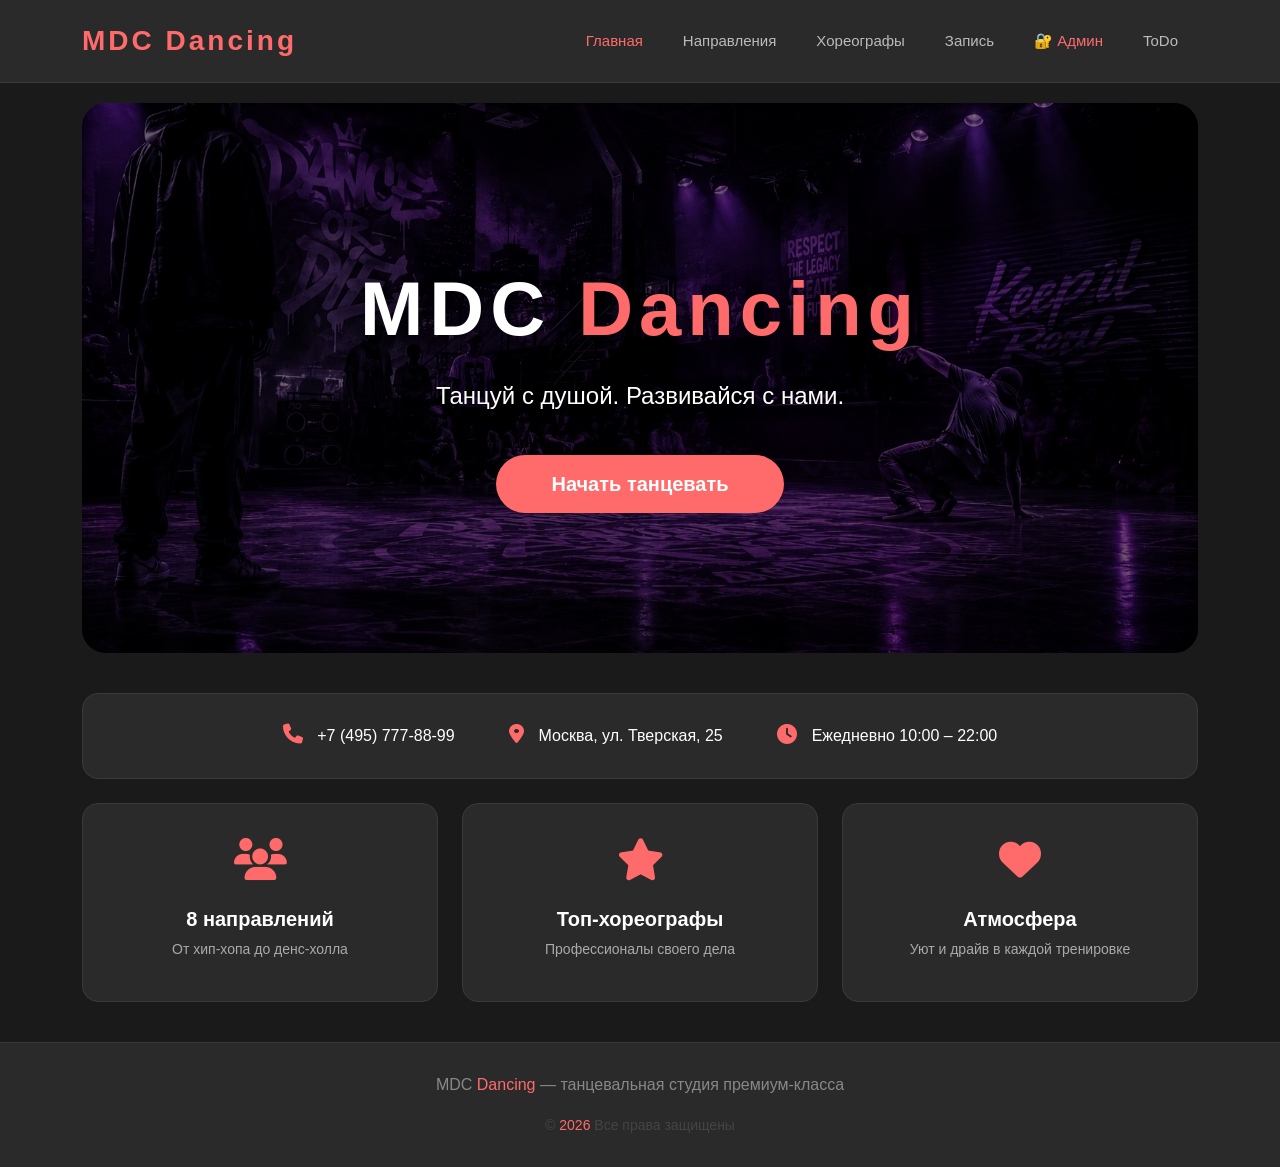
<file: index.html>
<!DOCTYPE html>
<html lang="ru">
<head>
    <meta charset="UTF-8">
    <meta name="viewport" content="width=device-width, initial-scale=1.0">
    <title>MDC Dancing - Главная</title>
    <link rel="manifest" href="manifest.json">
    <link href="https://cdn.jsdelivr.net/npm/bootstrap@5.3.0/dist/css/bootstrap.min.css" rel="stylesheet">
    <link rel="stylesheet" href="https://cdnjs.cloudflare.com/ajax/libs/font-awesome/6.4.0/css/all.min.css">
    <link rel="stylesheet" href="css/style.css">
</head>
<body>

    <nav class="navbar navbar-expand-lg">
        <div class="container">
            <a class="navbar-brand" href="index.html">MDC <span>Dancing</span></a>
            <button class="navbar-toggler" type="button" data-bs-toggle="collapse" data-bs-target="#navMenu">
                <span class="navbar-toggler-icon"></span>
            </button>
            <div class="collapse navbar-collapse" id="navMenu">
                <ul class="navbar-nav ms-auto">
                    <li class="nav-item"><a class="nav-link active" href="index.html">Главная</a></li>
                    <li class="nav-item"><a class="nav-link" href="styles.html">Направления</a></li>
                    <li class="nav-item"><a class="nav-link" href="choreographers.html">Хореографы</a></li>
                    <li class="nav-item"><a class="nav-link" href="booking.html">Запись</a></li>
                    <li class="nav-item"><a class="nav-link" href="php/admin.php" style="color: #ff6b6b !important;">🔐 Админ</a></li>
                    <li class="nav-item"><a class="nav-link" href="todo.html">ToDo</a></li>
                </ul>
            </div>
        </div>
    </nav>

    <div class="container">

        <div class="hero">
            <h1>MDC <span>Dancing</span></h1>
            <p>Танцуй с душой. Развивайся с нами.</p>
            <a href="styles.html" class="btn-start">Начать танцевать</a>
        </div>
        
        <!-- Контакты на главной -->
        <div class="contacts-block">
            <div class="contact-item">
                <i class="fas fa-phone"></i>
                <span>+7 (495) 777-88-99</span>
            </div>
            <div class="contact-item">
                <i class="fas fa-map-marker-alt"></i>
                <span>Москва, ул. Тверская, 25</span>
            </div>
            <div class="contact-item">
                <i class="fas fa-clock"></i>
                <span>Ежедневно 10:00 – 22:00</span>
            </div>
        </div>
        
        <div class="row mt-4">
            <div class="col-md-4">
                <div class="style-card">
                    <div class="icon"><i class="fas fa-users"></i></div>
                    <h5>8 направлений</h5>
                    <p>От хип-хопа до денс-холла</p>
                    <div class="hover-line"></div>
                </div>
            </div>
            <div class="col-md-4">
                <div class="style-card">
                    <div class="icon"><i class="fas fa-star"></i></div>
                    <h5>Топ-хореографы</h5>
                    <p>Профессионалы своего дела</p>
                    <div class="hover-line"></div>
                </div>
            </div>
            <div class="col-md-4">
                <div class="style-card">
                    <div class="icon"><i class="fas fa-heart"></i></div>
                    <h5>Атмосфера</h5>
                    <p>Уют и драйв в каждой тренировке</p>
                    <div class="hover-line"></div>
                </div>
            </div>
        </div>

    </div>

    <footer>
        <div class="container">
            <p>MDC <span>Dancing</span> — танцевальная студия премиум-класса</p>
            <small style="color: #444;">© <span id="currentYear"></span> Все права защищены</small>
        </div>
    </footer>

    <script src="https://cdn.jsdelivr.net/npm/bootstrap@5.3.0/dist/js/bootstrap.bundle.min.js"></script>
    <script src="js/main.js"></script>
    <script>
    if ('serviceWorker' in navigator) {
        navigator.serviceWorker.register('sw.js')
            .then(() => console.log('✅ Service Worker зарегистрирован успешно!'))
            .catch(() => console.log('❌ Ошибка регистрации Service Worker'));
    }
    </script>
</body>
</html>
</file>
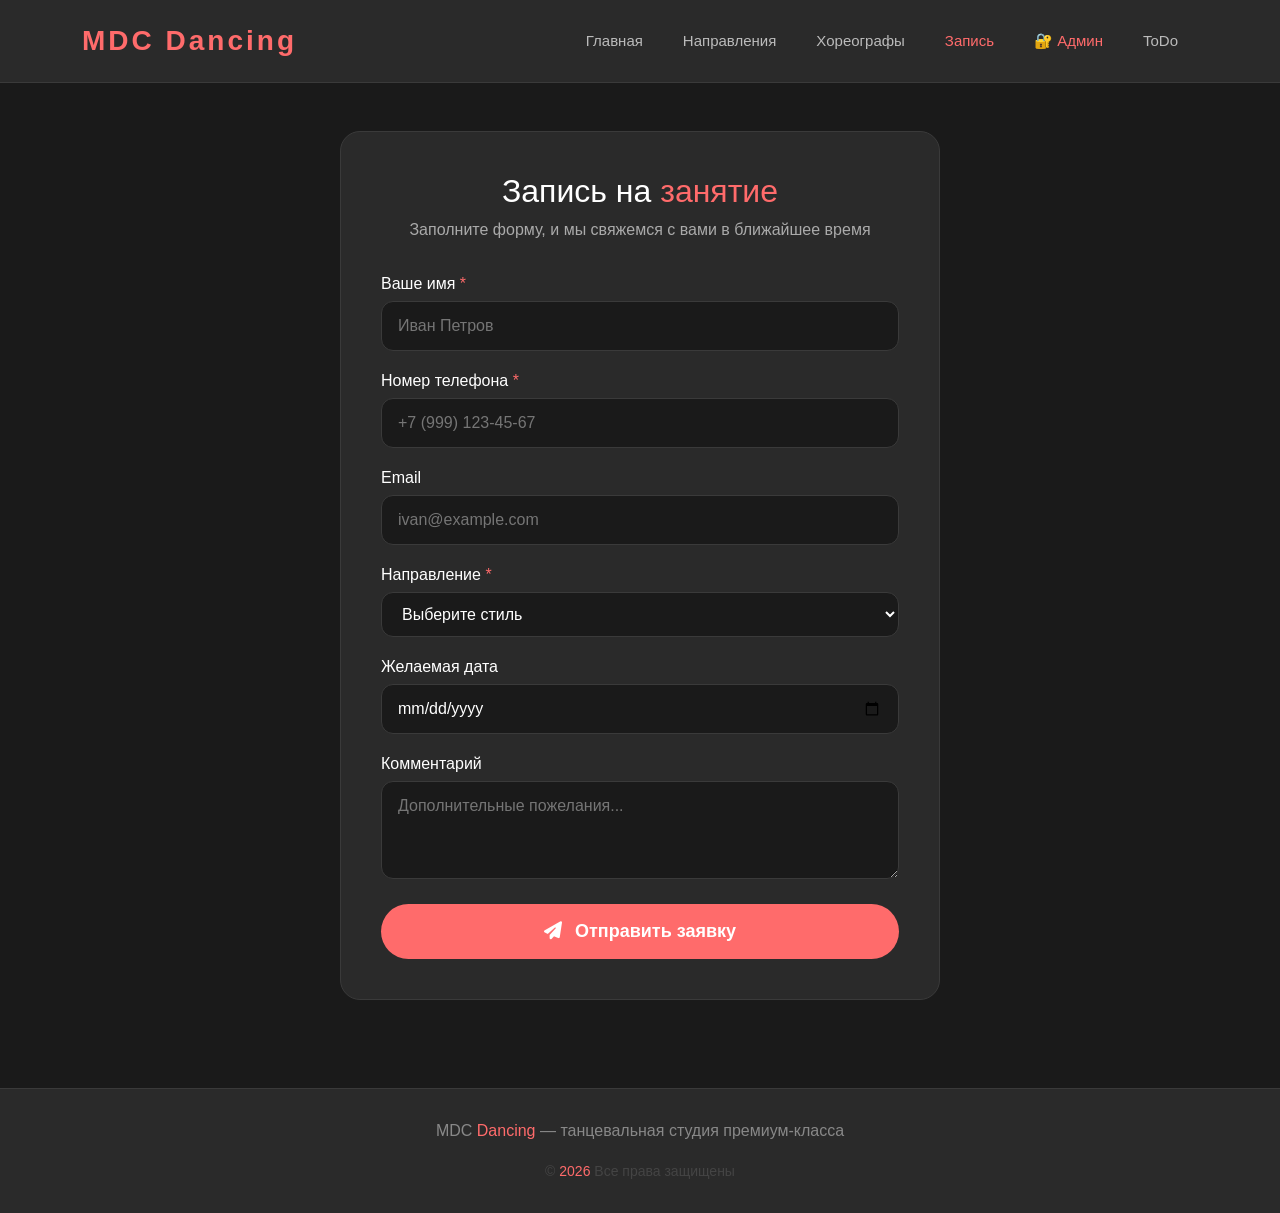
<file: booking.html>
<!DOCTYPE html>
<html lang="ru">
<head>
    <meta charset="UTF-8">
    <meta name="viewport" content="width=device-width, initial-scale=1.0">
    <title>MDC Dancing - Запись</title>
    <link rel="manifest" href="/manifest.json">
    <link href="https://cdn.jsdelivr.net/npm/bootstrap@5.3.0/dist/css/bootstrap.min.css" rel="stylesheet">
    <link rel="stylesheet" href="https://cdnjs.cloudflare.com/ajax/libs/font-awesome/6.4.0/css/all.min.css">
    <link rel="stylesheet" href="css/style.css">
    <style>
        .booking-form {
            background: #2a2a2a;
            border: 1px solid #3a3a3a;
            border-radius: 20px;
            padding: 40px;
            max-width: 600px;
            margin: 0 auto;
        }
        .booking-form label {
            color: #ffffff;
            font-weight: 500;
            margin-bottom: 5px;
        }
        .booking-form input,
        .booking-form select,
        .booking-form textarea {
            background: #1a1a1a;
            border: 1px solid #3a3a3a;
            color: #ffffff;
            border-radius: 12px;
            padding: 12px 16px;
            width: 100%;
            margin-bottom: 18px;
            transition: 0.3s;
        }
        .booking-form input:focus,
        .booking-form select:focus,
        .booking-form textarea:focus {
            border-color: #ff6b6b;
            outline: none;
            box-shadow: 0 0 0 3px rgba(255, 107, 107, 0.2);
        }
        .btn-submit {
            background: #ff6b6b;
            color: #fff;
            border: none;
            padding: 14px 40px;
            border-radius: 50px;
            font-weight: 600;
            font-size: 18px;
            transition: 0.3s;
            width: 100%;
        }
        .btn-submit:hover {
            background: #ff5252;
            transform: scale(1.02);
            color: #fff;
        }
        .btn-submit:disabled {
            opacity: 0.7;
            cursor: not-allowed;
        }
        .form-title {
            text-align: center;
            margin-bottom: 30px;
        }
        .form-title h2 {
            color: #ffffff;
        }
        .form-title p {
            color: #aaaaaa;
        }
        .alert-message {
            border-radius: 12px;
            padding: 15px;
            margin-top: 20px;
            display: none;
            text-align: center;
        }
        .alert-success {
            background: #1a3a1a;
            color: #8f8;
            border: 1px solid #2a5a2a;
        }
        .alert-error {
            background: #3a1a1a;
            color: #f88;
            border: 1px solid #5a2a2a;
        }
    </style>
</head>
<body>

    <nav class="navbar navbar-expand-lg">
        <div class="container">
            <a class="navbar-brand" href="index.html">MDC <span>Dancing</span></a>
            <button class="navbar-toggler" type="button" data-bs-toggle="collapse" data-bs-target="#navMenu">
                <span class="navbar-toggler-icon"></span>
            </button>
            <div class="collapse navbar-collapse" id="navMenu">
                <ul class="navbar-nav ms-auto">
                    <li class="nav-item"><a class="nav-link" href="index.html">Главная</a></li>
                    <li class="nav-item"><a class="nav-link" href="styles.html">Направления</a></li>
                    <li class="nav-item"><a class="nav-link" href="choreographers.html">Хореографы</a></li>
                    <li class="nav-item"><a class="nav-link active" href="booking.html">Запись</a></li>
                    <li class="nav-item"><a class="nav-link" href="php/admin.php" style="color: #ff6b6b !important;">🔐 Админ</a></li>
                    <li class="nav-item"><a class="nav-link" href="todo.html">ToDo</a></li>
                </ul>
            </div>
        </div>
    </nav>

    <div class="container py-5">
        <div class="booking-form">
            <div class="form-title">
                <h2>Запись на <span style="color: #ff6b6b;">занятие</span></h2>
                <p>Заполните форму, и мы свяжемся с вами в ближайшее время</p>
            </div>

            <div id="alertMessage" class="alert-message"></div>

            <form id="bookingForm" action="php/save_booking.php" method="POST">
                
                <label for="name">Ваше имя <span style="color: #ff6b6b;">*</span></label>
                <input type="text" id="name" name="name" placeholder="Иван Петров" required>

                <label for="phone">Номер телефона <span style="color: #ff6b6b;">*</span></label>
                <input type="tel" id="phone" name="phone" placeholder="+7 (999) 123-45-67" required>

                <label for="email">Email</label>
                <input type="email" id="email" name="email" placeholder="ivan@example.com">

                <label for="style">Направление <span style="color: #ff6b6b;">*</span></label>
                <select id="style" name="style" required>
                    <option value="">Выберите стиль</option>
                    <option value="Хип-Хоп">Хип-Хоп</option>
                    <option value="Хай Хилс">Хай Хилс</option>
                    <option value="Стретчинг">Стретчинг</option>
                    <option value="Фрейм Ап">Фрейм Ап</option>
                    <option value="Вог">Вог</option>
                    <option value="Афро">Афро</option>
                    <option value="Джаз Фанк">Джаз Фанк</option>
                    <option value="Денс-Холл">Денс-Холл</option>
                </select>

                <label for="date">Желаемая дата</label>
                <input type="date" id="date" name="date">

                <label for="message">Комментарий</label>
                <textarea id="message" name="message" rows="3" placeholder="Дополнительные пожелания..."></textarea>

                <button type="submit" class="btn-submit" id="submitBtn">
                    <i class="fas fa-paper-plane me-2"></i> Отправить заявку
                </button>
            </form>
        </div>
    </div>

    <footer>
        <div class="container">
            <p>MDC <span>Dancing</span> — танцевальная студия премиум-класса</p>
            <small style="color: #444;">© <span id="currentYear"></span> Все права защищены</small>
        </div>
    </footer>

    <script src="https://cdn.jsdelivr.net/npm/bootstrap@5.3.0/dist/js/bootstrap.bundle.min.js"></script>
    <script src="js/main.js"></script>
    <script>
        document.getElementById('currentYear').textContent = new Date().getFullYear();

        document.getElementById('bookingForm').addEventListener('submit', async function(e) {
            e.preventDefault();
            
            const form = this;
            const submitBtn = document.getElementById('submitBtn');
            const alertEl = document.getElementById('alertMessage');
            
            submitBtn.disabled = true;
            submitBtn.innerHTML = '<i class="fas fa-spinner fa-spin me-2"></i> Отправка...';
            
            alertEl.style.display = 'none';
            alertEl.className = 'alert-message';
            
            const formData = new FormData(form);
            
            try {
                const response = await fetch('php/save_booking.php', {
                    method: 'POST',
                    body: formData
                });
                
                const result = await response.json();
                
                alertEl.style.display = 'block';
                
                if (result.success) {
                    alertEl.className = 'alert-message alert-success';
                    alertEl.innerHTML = `<i class="fas fa-check-circle me-2"></i> ${result.message}`;
                    form.reset();
                } else {
                    alertEl.className = 'alert-message alert-error';
                    alertEl.innerHTML = `<i class="fas fa-exclamation-circle me-2"></i> ${result.message}`;
                }
                
            } catch (error) {
                alertEl.style.display = 'block';
                alertEl.className = 'alert-message alert-error';
                alertEl.innerHTML = `<i class="fas fa-exclamation-circle me-2"></i> Ошибка соединения с сервером. Попробуйте позже.`;
                console.error('Ошибка:', error);
            }
            
            submitBtn.disabled = false;
            submitBtn.innerHTML = '<i class="fas fa-paper-plane me-2"></i> Отправить заявку';
        });
    </script>
    <script>
    if ('serviceWorker' in navigator) {
        navigator.serviceWorker.register('sw.js')
            .then(() => console.log('✅ Service Worker зарегистрирован успешно!'))
            .catch(() => console.log('❌ Ошибка регистрации Service Worker'));
    }
    </script>
</body>
</html>
</file>
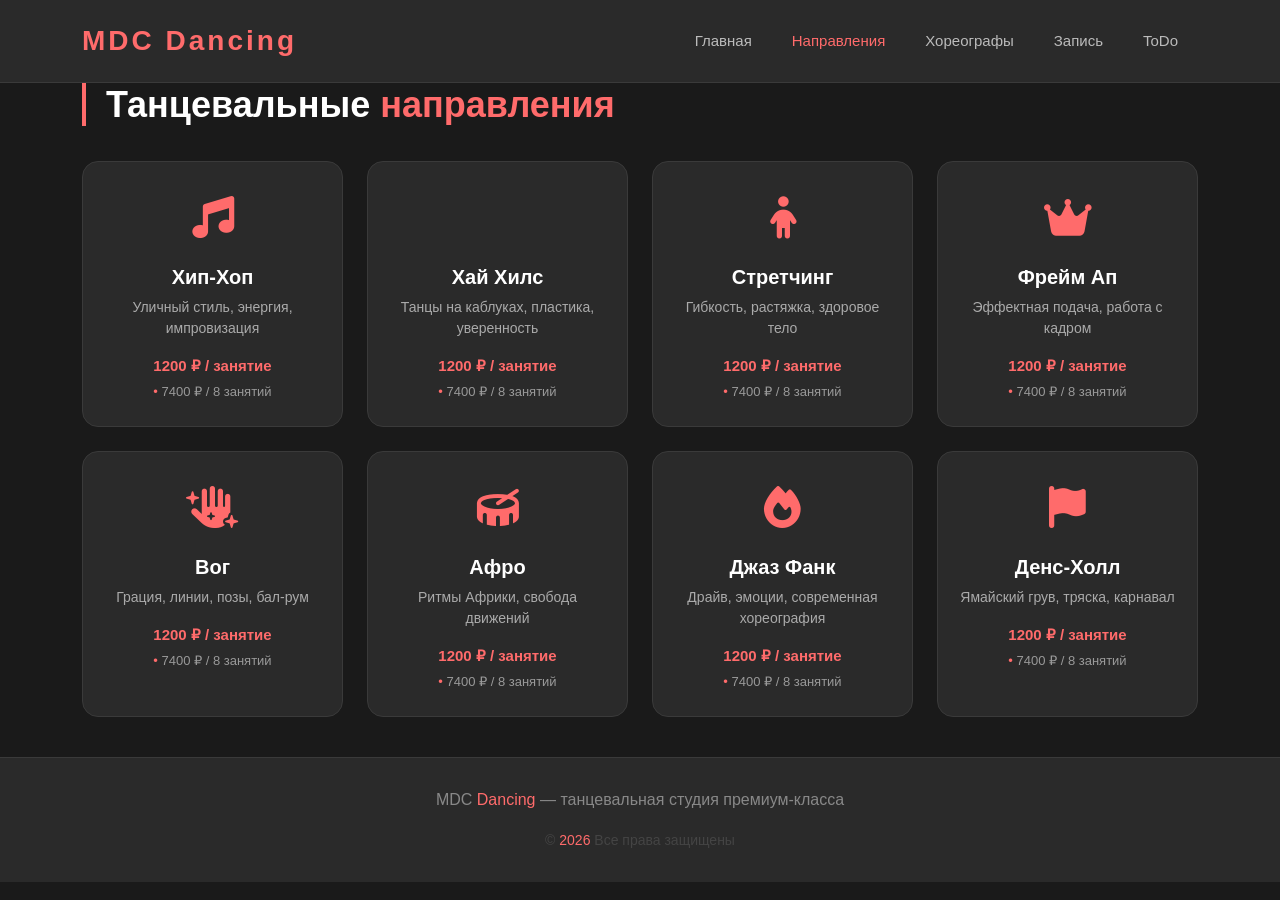
<file: styles.html>
<!DOCTYPE html>
<html lang="ru">
<head>
    <meta charset="UTF-8">
    <meta name="viewport" content="width=device-width, initial-scale=1.0">
    <title>MDC Dancing - Направления</title>
    <link rel="manifest" href="/manifest.json">
    <link href="https://cdn.jsdelivr.net/npm/bootstrap@5.3.0/dist/css/bootstrap.min.css" rel="stylesheet">
    <link rel="stylesheet" href="https://cdnjs.cloudflare.com/ajax/libs/font-awesome/6.4.0/css/all.min.css">
    <link rel="stylesheet" href="css/style.css">
</head>
<body>

    <nav class="navbar navbar-expand-lg">
        <div class="container">
            <a class="navbar-brand" href="index.html">MDC <span>Dancing</span></a>
            <button class="navbar-toggler" type="button" data-bs-toggle="collapse" data-bs-target="#navMenu">
                <span class="navbar-toggler-icon"></span>
            </button>
            <div class="collapse navbar-collapse" id="navMenu">
                <ul class="navbar-nav ms-auto">
                    <li class="nav-item"><a class="nav-link" href="index.html">Главная</a></li>
                    <li class="nav-item"><a class="nav-link active" href="styles.html">Направления</a></li>
                    <li class="nav-item"><a class="nav-link" href="choreographers.html">Хореографы</a></li>
                    <li class="nav-item"><a class="nav-link" href="booking.html">Запись</a></li>
                    <li class="nav-item"><a class="nav-link" href="todo.html">ToDo</a></li>
                </ul>
            </div>
        </div>
    </nav>

    <div class="container">

        <h2 class="section-title">Танцевальные <span>направления</span></h2>
        <div class="row g-4">
            <!-- Хип-Хоп -->
            <div class="col-md-3 col-sm-6">
                <div class="style-card">
                    <div class="icon"><i class="fas fa-music"></i></div>
                    <h5>Хип-Хоп</h5>
                    <p>Уличный стиль, энергия, импровизация</p>
                    <div class="pricing">
                        <span class="price-single">1200 ₽ / занятие</span>
                        <span class="price-pack">7400 ₽ / 8 занятий</span>
                    </div>
                    <div class="hover-line"></div>
                </div>
            </div>
            
            <div class="col-md-3 col-sm-6">
                <div class="style-card">
                    <div class="icon"><i class="fas fa-heels"></i></div>
                    <h5>Хай Хилс</h5>
                    <p>Танцы на каблуках, пластика, уверенность</p>
                    <div class="pricing">
                        <span class="price-single">1200 ₽ / занятие</span>
                        <span class="price-pack">7400 ₽ / 8 занятий</span>
                    </div>
                    <div class="hover-line"></div>
                </div>
            </div>

            <div class="col-md-3 col-sm-6">
                <div class="style-card">
                    <div class="icon"><i class="fas fa-child"></i></div>
                    <h5>Стретчинг</h5>
                    <p>Гибкость, растяжка, здоровое тело</p>
                    <div class="pricing">
                        <span class="price-single">1200 ₽ / занятие</span>
                        <span class="price-pack">7400 ₽ / 8 занятий</span>
                    </div>
                    <div class="hover-line"></div>
                </div>
            </div>

            <div class="col-md-3 col-sm-6">
                <div class="style-card">
                    <div class="icon"><i class="fas fa-crown"></i></div>
                    <h5>Фрейм Ап</h5>
                    <p>Эффектная подача, работа с кадром</p>
                    <div class="pricing">
                        <span class="price-single">1200 ₽ / занятие</span>
                        <span class="price-pack">7400 ₽ / 8 занятий</span>
                    </div>
                    <div class="hover-line"></div>
                </div>
            </div>

            <div class="col-md-3 col-sm-6">
                <div class="style-card">
                    <div class="icon"><i class="fas fa-hand-sparkles"></i></div>
                    <h5>Вог</h5>
                    <p>Грация, линии, позы, бал-рум</p>
                    <div class="pricing">
                        <span class="price-single">1200 ₽ / занятие</span>
                        <span class="price-pack">7400 ₽ / 8 занятий</span>
                    </div>
                    <div class="hover-line"></div>
                </div>
            </div>

            <div class="col-md-3 col-sm-6">
                <div class="style-card">
                    <div class="icon"><i class="fas fa-drum"></i></div>
                    <h5>Афро</h5>
                    <p>Ритмы Африки, свобода движений</p>
                    <div class="pricing">
                        <span class="price-single">1200 ₽ / занятие</span>
                        <span class="price-pack">7400 ₽ / 8 занятий</span>
                    </div>
                    <div class="hover-line"></div>
                </div>
            </div>
            
            <div class="col-md-3 col-sm-6">
                <div class="style-card">
                    <div class="icon"><i class="fas fa-fire"></i></div>
                    <h5>Джаз Фанк</h5>
                    <p>Драйв, эмоции, современная хореография</p>
                    <div class="pricing">
                        <span class="price-single">1200 ₽ / занятие</span>
                        <span class="price-pack">7400 ₽ / 8 занятий</span>
                    </div>
                    <div class="hover-line"></div>
                </div>
            </div>
            
            <div class="col-md-3 col-sm-6">
                <div class="style-card">
                    <div class="icon"><i class="fas fa-flag"></i></div>
                    <h5>Денс-Холл</h5>
                    <p>Ямайский грув, тряска, карнавал</p>
                    <div class="pricing">
                        <span class="price-single">1200 ₽ / занятие</span>
                        <span class="price-pack">7400 ₽ / 8 занятий</span>
                    </div>
                    <div class="hover-line"></div>
                </div>
            </div>
        </div>

    </div>

    <footer>
        <div class="container">
            <p>MDC <span>Dancing</span> — танцевальная студия премиум-класса</p>
            <small style="color: #444;">© <span id="currentYear"></span> Все права защищены</small>
        </div>
    </footer>

    <script src="https://cdn.jsdelivr.net/npm/bootstrap@5.3.0/dist/js/bootstrap.bundle.min.js"></script>
    <script src="js/main.js"></script>
    <script>
    if ('serviceWorker' in navigator) {
        navigator.serviceWorker.register('sw.js')
            .then(() => console.log('✅ Service Worker зарегистрирован успешно!'))
            .catch(() => console.log('❌ Ошибка регистрации Service Worker'));
    }
    </script>
</body>
</html>
</file>
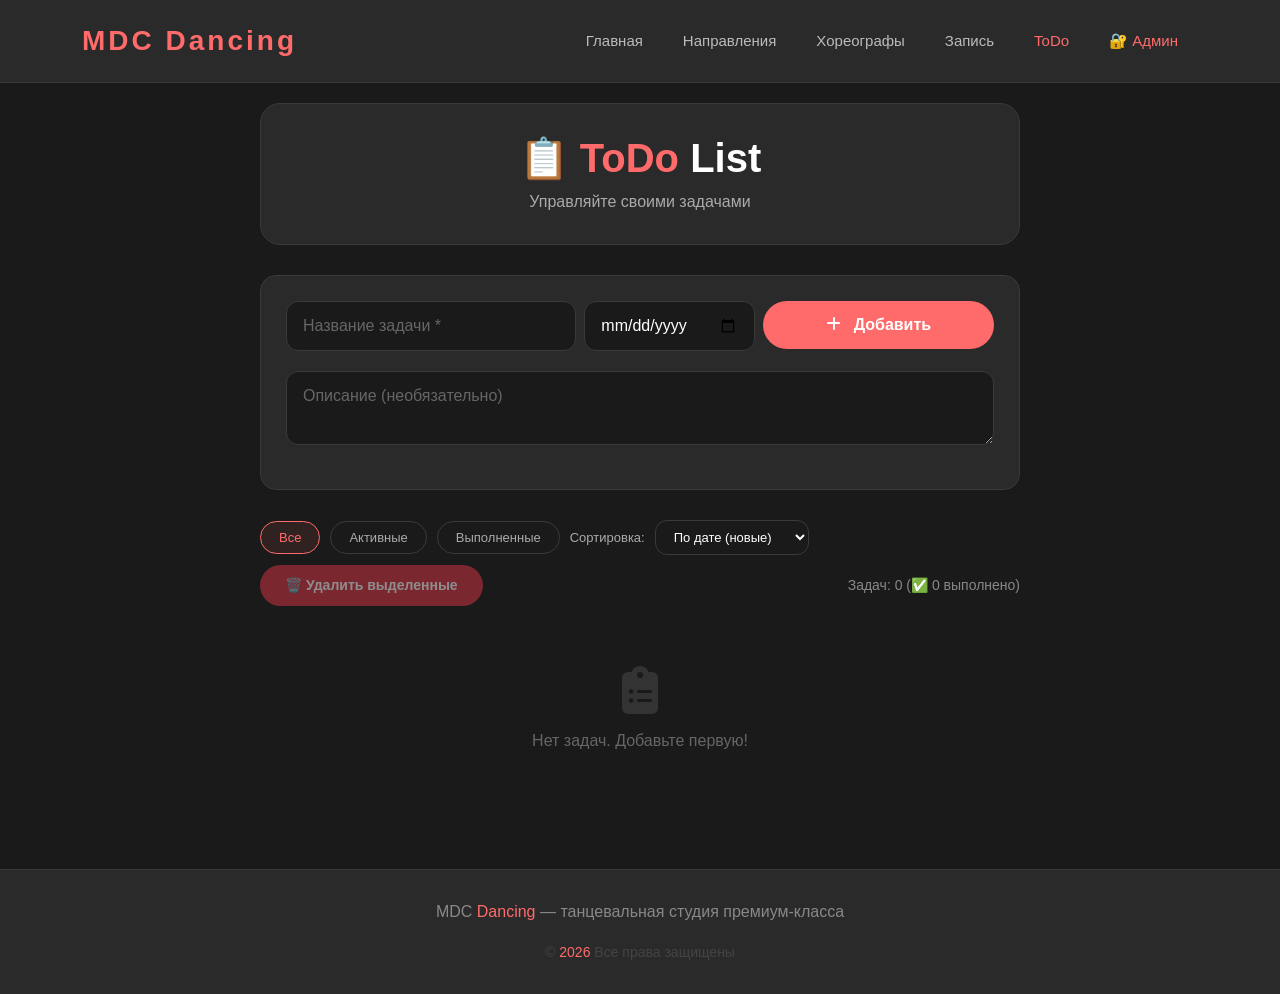
<file: todo.html>
<!DOCTYPE html>
<html lang="ru">
<head>
    <meta charset="UTF-8">
    <meta name="viewport" content="width=device-width, initial-scale=1.0">
    <title>MDC - ToDo List</title>
    <link rel="manifest" href="/manifest.json">
    <link href="https://cdn.jsdelivr.net/npm/bootstrap@5.3.0/dist/css/bootstrap.min.css" rel="stylesheet">
    <link rel="stylesheet" href="https://cdnjs.cloudflare.com/ajax/libs/font-awesome/6.4.0/css/all.min.css">
    <link rel="stylesheet" href="css/style.css">
    <style>
        body{background:#1a1a1a;color:#e8e8e8}
        .todo-container{max-width:800px;margin:0 auto;padding:20px}
        .todo-header{background:#2a2a2a;padding:30px;border-radius:20px;margin-bottom:30px;text-align:center;border:1px solid #3a3a3a}
        .todo-header h1{color:#fff;font-weight:700}
        .todo-header h1 span{color:#ff6b6b}
        .todo-form{background:#2a2a2a;padding:25px;border-radius:16px;border:1px solid #3a3a3a;margin-bottom:30px}
        .todo-form input,.todo-form textarea,.todo-form select{background:#1a1a1a;border:1px solid #3a3a3a;color:#fff;border-radius:12px;padding:12px 16px;width:100%;margin-bottom:12px}
        .todo-form input:focus,.todo-form textarea:focus,.todo-form select:focus{border-color:#ff6b6b;outline:none;box-shadow:0 0 0 3px rgba(255,107,107,0.2)}
        .todo-form input::placeholder,.todo-form textarea::placeholder{color:#666}
        .btn-add{background:#ff6b6b;color:#fff;border:none;padding:12px 30px;border-radius:50px;font-weight:600;font-size:16px;width:100%}
        .btn-add:hover{background:#ff5252;color:#fff}
        .btn-delete-selected{background:#dc3545;color:#fff;border:none;padding:10px 25px;border-radius:50px;font-weight:600;font-size:14px}
        .btn-delete-selected:hover{background:#bb2d3b;color:#fff}
        .btn-delete-selected:disabled{opacity:0.5;cursor:not-allowed}
        .todo-item{background:#2a2a2a;border:1px solid #3a3a3a;border-radius:16px;padding:18px 20px;margin-bottom:12px;display:flex;align-items:center;gap:15px}
        .todo-item:hover{border-color:#ff6b6b}
        .todo-item.completed .todo-title{text-decoration:line-through;opacity:0.6}
        .todo-item .todo-checkbox{width:20px;height:20px;cursor:pointer;accent-color:#ff6b6b;flex-shrink:0}
        .todo-item .todo-content{flex:1}
        .todo-item .todo-title{color:#fff;font-weight:600;font-size:18px;margin:0}
        .todo-item .todo-desc{color:#aaa;font-size:14px;margin:4px 0 0}
        .todo-item .todo-date{color:#ff6b6b;font-size:13px;font-weight:500;margin-top:4px}
        .todo-item .todo-actions{display:flex;gap:8px;flex-shrink:0}
        .todo-item .btn-toggle{background:transparent;border:1px solid #3a3a3a;color:#aaa;border-radius:50px;padding:6px 14px;font-size:13px;cursor:pointer}
        .todo-item .btn-toggle:hover{border-color:#ff6b6b;color:#ff6b6b}
        .todo-item .btn-toggle.done{border-color:#28a745;color:#28a745}
        .todo-item .btn-delete{background:transparent;border:none;color:#666;font-size:18px;cursor:pointer;padding:0 5px}
        .todo-item .btn-delete:hover{color:#ff6b6b}
        .todo-filters{display:flex;gap:10px;margin-bottom:20px;flex-wrap:wrap;align-items:center}
        .todo-filters .filter-btn{background:transparent;border:1px solid #3a3a3a;color:#aaa;border-radius:50px;padding:6px 18px;font-size:13px;cursor:pointer}
        .todo-filters .filter-btn:hover,.todo-filters .filter-btn.active{border-color:#ff6b6b;color:#ff6b6b;background:rgba(255,107,107,0.1)}
        .todo-filters .filter-btn.active{border-color:#ff6b6b;color:#ff6b6b}
        .todo-stats{color:#888;font-size:14px;margin-left:auto}
        .empty-message{text-align:center;color:#666;padding:40px 0}
        .empty-message i{font-size:48px;color:#333;margin-bottom:15px}
        .sort-controls{display:flex;gap:10px;align-items:center}
        .sort-controls select{background:#1a1a1a;border:1px solid #3a3a3a;color:#fff;border-radius:12px;padding:8px 14px;font-size:13px}
        .sort-controls select:focus{border-color:#ff6b6b;outline:none}
    </style>
</head>
<body>

    <nav class="navbar navbar-expand-lg">
        <div class="container">
            <a class="navbar-brand" href="index.html">MDC <span>Dancing</span></a>
            <button class="navbar-toggler" type="button" data-bs-toggle="collapse" data-bs-target="#navMenu">
                <span class="navbar-toggler-icon"></span>
            </button>
            <div class="collapse navbar-collapse" id="navMenu">
                <ul class="navbar-nav ms-auto">
                    <li class="nav-item"><a class="nav-link" href="index.html">Главная</a></li>
                    <li class="nav-item"><a class="nav-link" href="styles.html">Направления</a></li>
                    <li class="nav-item"><a class="nav-link" href="choreographers.html">Хореографы</a></li>
                    <li class="nav-item"><a class="nav-link" href="booking.html">Запись</a></li>
                    <li class="nav-item"><a class="nav-link active" href="todo.html">ToDo</a></li>
                    <li class="nav-item"><a class="nav-link" href="php/admin.php" style="color:#ff6b6b!important">🔐 Админ</a></li>
                </ul>
            </div>
        </div>
    </nav>

    <div class="container">
        <div class="todo-container">
            <div class="todo-header">
                <h1>📋 <span>ToDo</span> List</h1>
                <p style="color:#aaa;margin:0">Управляйте своими задачами</p>
            </div>

            <div class="todo-form">
                <div class="row g-2">
                    <div class="col-md-5"><input type="text" id="t" placeholder="Название задачи *" required></div>
                    <div class="col-md-3"><input type="date" id="d"></div>
                    <div class="col-md-4"><button class="btn-add" onclick="add()"><i class="fas fa-plus me-2"></i> Добавить</button></div>
                </div>
                <div class="row mt-2">
                    <div class="col-12"><textarea id="desc" rows="2" placeholder="Описание (необязательно)"></textarea></div>
                </div>
            </div>

            <div class="todo-filters">
                <button class="filter-btn active" data-f="all" onclick="setFilter('all')">Все</button>
                <button class="filter-btn" data-f="active" onclick="setFilter('active')">Активные</button>
                <button class="filter-btn" data-f="completed" onclick="setFilter('completed')">Выполненные</button>
                <div class="sort-controls">
                    <label style="color:#aaa;font-size:13px">Сортировка:</label>
                    <select id="sort" onchange="render()">
                        <option value="date-asc">По дате (новые)</option>
                        <option value="date-desc">По дате (старые)</option>
                        <option value="title">По названию</option>
                    </select>
                </div>
                <button class="btn-delete-selected" id="delSel" onclick="delSelected()" disabled><i class="fas fa-trash me-1"></i> Удалить выделенные</button>
                <span class="todo-stats" id="stats">Задач: 0</span>
            </div>

            <div id="list"><div class="empty-message"><i class="fas fa-clipboard-list"></i><p>Нет задач. Добавьте первую!</p></div></div>
        </div>
    </div>

    <footer>
        <div class="container">
            <p>MDC <span>Dancing</span> — танцевальная студия премиум-класса</p>
            <small style="color:#444;">© <span id="year"></span> Все права защищены</small>
        </div>
    </footer>

    <script src="https://cdn.jsdelivr.net/npm/bootstrap@5.3.0/dist/js/bootstrap.bundle.min.js"></script>
    <script>
        let tasks=[], filter='all', idC=0;
        const $=id=>document.getElementById(id), q=(s,p=document)=>p.querySelector(s), qa=(s,p=document)=>[...p.querySelectorAll(s)];

        function load(){
            let s=localStorage.getItem('mdc_tasks');
            if(s){tasks=JSON.parse(s);if(tasks.length)idC=Math.max(...tasks.map(t=>t.id))+1}
        }
        function save(){localStorage.setItem('mdc_tasks',JSON.stringify(tasks));updStats()}

        function add(){
            let t=$('t').value.trim(), desc=$('desc').value.trim(), date=$('d').value;
            if(!t){alert('Введите название!');return}
            tasks.push({id:idC++,title:t,description:desc||'',date:date||'',completed:false});
            save();render();$('t').value='';$('desc').value='';$('d').value='';$('t').focus();
        }

        function toggle(id){let t=tasks.find(x=>x.id===id);if(t){t.completed=!t.completed;save();render()}}
        function del(id){if(confirm('Удалить?')){tasks=tasks.filter(x=>x.id!==id);save();render()}}

        function delSelected(){
            let cbs=qa('.todo-checkbox:checked');
            if(!cbs.length){alert('Выберите задачи!');return}
            if(confirm('Удалить '+cbs.length+' задач?')){
                let ids=cbs.map(cb=>parseInt(cb.dataset.id));
                tasks=tasks.filter(t=>!ids.includes(t.id));
                save();render();
            }
        }

        function setFilter(f){filter=f;qa('.filter-btn').forEach(b=>b.classList.toggle('active',b.dataset.f===f));render()}

        function getFiltered(){
            let r=[...tasks];
            if(filter==='active')r=r.filter(t=>!t.completed);
            if(filter==='completed')r=r.filter(t=>t.completed);
            let sort=$('sort').value;
            if(sort==='date-asc')r.sort((a,b)=>(a.date||'').localeCompare(b.date||''));
            if(sort==='date-desc')r.sort((a,b)=>(b.date||'').localeCompare(a.date||''));
            if(sort==='title')r.sort((a,b)=>a.title.localeCompare(b.title));
            return r;
        }

        function render(){
            let container=$('list'), filtered=getFiltered();
            if(!filtered.length){
                container.innerHTML=`<div class="empty-message"><i class="fas fa-clipboard-list"></i><p>${tasks.length?'Нет задач по фильтру':'Нет задач. Добавьте первую!'}</p></div>`;
                updStats();updDelBtn();return;
            }
            let html='';
            filtered.forEach(t=>{
                let done=t.completed, date=t.date?t.date.split('-').reverse().join('.'):'Без даты';
                html+=`<div class="todo-item ${done?'completed':''}">
                    <input type="checkbox" class="todo-checkbox" data-id="${t.id}" onchange="updDelBtn()">
                    <div class="todo-content">
                        <div class="todo-title">${esc(t.title)}</div>
                        ${t.description?`<div class="todo-desc">${esc(t.description)}</div>`:''}
                        <div class="todo-date"><i class="far fa-calendar-alt me-1"></i> ${date}</div>
                    </div>
                    <div class="todo-actions">
                        <button class="btn-toggle ${done?'done':''}" onclick="toggle(${t.id})">${done?'✅ Выполнено':'⬜ В работе'}</button>
                        <button class="btn-delete" onclick="del(${t.id})"><i class="fas fa-times"></i></button>
                    </div>
                </div>`;
            });
            container.innerHTML=html;
            updStats();updDelBtn();
        }

        function esc(t){let d=document.createElement('div');d.textContent=t;return d.innerHTML}
        function updStats(){let total=tasks.length,done=tasks.filter(t=>t.completed).length;$('stats').textContent=`Задач: ${total} (✅ ${done} выполнено)`}
        function updDelBtn(){let c=qa('.todo-checkbox:checked').length,b=$('delSel');b.disabled=c===0;b.textContent=c===0?'🗑️ Удалить выделенные':`🗑️ Удалить (${c})`}

        $('year').textContent=new Date().getFullYear();
        load();
        $('t').addEventListener('keypress',e=>{if(e.key==='Enter'){e.preventDefault();add()}});
        render();
    </script>
    <script>
    if ('serviceWorker' in navigator) {
        navigator.serviceWorker.register('sw.js')
            .then(() => console.log('✅ Service Worker зарегистрирован успешно!'))
            .catch(() => console.log('❌ Ошибка регистрации Service Worker'));
    }
    </script>
</body>
</html>
</file>
<file: css/style.css>
/* Тёмно-серая тема с фоновым изображением */
body {
    background: #1a1a1a;
    color: #e8e8e8;
    font-family: 'Segoe UI', Tahoma, Geneva, Verdana, sans-serif;
}

/* Шапка */
.navbar {
    background: #2a2a2a !important;
    border-bottom: 1px solid #3a3a3a;
    padding: 15px 0;
}
.navbar-brand {
    font-size: 28px;
    font-weight: 800;
    letter-spacing: 3px;
    color: #ff6b6b !important;
}
.navbar-brand span {
    color: #ff6b6b;
}
.nav-link {
    color: #bbbbbb !important;
    font-weight: 500;
    margin: 0 12px;
    transition: 0.3s;
    font-size: 15px;
}
.nav-link:hover, .nav-link.active {
    color: #ff6b6b !important;
}

/* Главная с фоновым изображением */
.hero {
    text-align: center;
    padding: 140px 0 120px;
    background-image: url('../images/dance-bg.jpg');
    background-size: cover;
    background-position: center;
    background-repeat: no-repeat;
    border-radius: 24px;
    margin: 20px 0 40px;
    position: relative;
    min-height: 550px;
    display: flex;
    flex-direction: column;
    justify-content: center;
    align-items: center;
}

/* Затемнение для читаемости текста */
.hero::before {
    content: '';
    position: absolute;
    top: 0;
    left: 0;
    right: 0;
    bottom: 0;
    background: rgba(0, 0, 0, 0.55);
    border-radius: 24px;
}

/* Текст поверх затемнения */
.hero h1,
.hero p,
.hero .btn-start {
    position: relative;
    z-index: 1;
}

.hero h1 {
    font-size: 76px;
    font-weight: 900;
    letter-spacing: 6px;
    color: #ffffff;
    text-shadow: 0 4px 30px rgba(0, 0, 0, 0.6);
}
.hero h1 span {
    color: #ff6b6b;
}
.hero p {
    font-size: 24px;
    color: #ffffff;
    margin-top: 15px;
    text-shadow: 0 2px 15px rgba(0, 0, 0, 0.6);
}
.btn-start {
    background: #ff6b6b;
    color: #fff;
    border: none;
    padding: 14px 55px;
    border-radius: 50px;
    font-weight: 600;
    font-size: 20px;
    margin-top: 25px;
    transition: 0.3s;
    text-decoration: none;
    display: inline-block;
    position: relative;
    z-index: 1;
}
.btn-start:hover {
    background: #ff5252;
    transform: scale(1.05);
    color: #fff;
}

/* Карточки направлений */
.section-title {
    font-size: 36px;
    font-weight: 700;
    margin-bottom: 35px;
    border-left: 4px solid #ff6b6b;
    padding-left: 20px;
    color: #ffffff;
}
.section-title span {
    color: #ff6b6b;
}

.style-card {
    background: #2a2a2a;
    border: 1px solid #3a3a3a;
    border-radius: 16px;
    padding: 25px 20px;
    text-align: center;
    transition: 0.3s;
    cursor: pointer;
    height: 100%;
    position: relative;
    overflow: hidden;
}
.style-card:hover {
    transform: translateY(-8px);
    border-color: #ff6b6b;
    box-shadow: 0 10px 30px rgba(255, 107, 107, 0.15);
}
.style-card .icon {
    font-size: 42px;
    color: #ff6b6b;
    margin-bottom: 15px;
}
.style-card h5 {
    color: #ffffff;
    font-weight: 700;
    font-size: 20px;
}
.style-card p {
    color: #aaaaaa;
    font-size: 14px;
    margin-top: 8px;
}
.style-card .hover-line {
    position: absolute;
    bottom: 0;
    left: 0;
    width: 100%;
    height: 3px;
    background: #ff6b6b;
    transform: scaleX(0);
    transition: 0.3s;
}
.style-card:hover .hover-line {
    transform: scaleX(1);
}

/* Цены на занятия */
.pricing {
    margin-top: 15px;
    display: flex;
    flex-direction: column;
    gap: 4px;
}
.price-single {
    color: #ff6b6b;
    font-weight: 600;
    font-size: 15px;
}
.price-pack {
    color: #999999;
    font-size: 13px;
}
.price-pack::before {
    content: "• ";
    color: #ff6b6b;
}

/* Хореографы */
.choreographer-card {
    background: #2a2a2a;
    border: 1px solid #3a3a3a;
    border-radius: 16px;
    padding: 20px;
    margin-bottom: 20px;
    transition: 0.3s;
    display: flex;
    align-items: center;
    gap: 20px;
}
.choreographer-card:hover {
    border-color: #ff6b6b;
    background: #323232;
}
.choreographer-card .avatar {
    width: 60px;
    height: 60px;
    border-radius: 50%;
    background: #3a3a3a;
    display: flex;
    align-items: center;
    justify-content: center;
    font-size: 26px;
    color: #ff6b6b;
    flex-shrink: 0;
    overflow: hidden;
}
.choreographer-card .info h5 {
    color: #ffffff;
    margin: 0;
    font-weight: 600;
}
.choreographer-card .info .style-tag {
    color: #ff6b6b;
    font-size: 14px;
    font-weight: 500;
}
.choreographer-card .info p {
    color: #aaaaaa;
    font-size: 14px;
    margin: 5px 0 0;
}

/* Контакты на главной */
.contacts-block {
    background: #2a2a2a;
    border: 1px solid #3a3a3a;
    border-radius: 16px;
    padding: 30px;
    margin-top: 40px;
    text-align: center;
}
.contacts-block .contact-item {
    display: inline-block;
    margin: 0 25px;
    color: #bbbbbb;
}
.contacts-block .contact-item i {
    color: #ff6b6b;
    font-size: 20px;
    margin-right: 10px;
}
.contacts-block .contact-item span {
    color: #ffffff;
    font-weight: 500;
}

/* Подвал */
footer {
    background: #2a2a2a;
    border-top: 1px solid #3a3a3a;
    padding: 30px 0;
    margin-top: 40px;
    text-align: center;
    color: #888888;
}
footer span {
    color: #ff6b6b;
}

/* Адаптив */
@media (max-width: 768px) {
    .hero h1 {
        font-size: 36px;
    }
    .choreographer-card {
        flex-wrap: wrap;
    }
    .contacts-block .contact-item {
        display: block;
        margin: 10px 0;
    }
}
</file>
